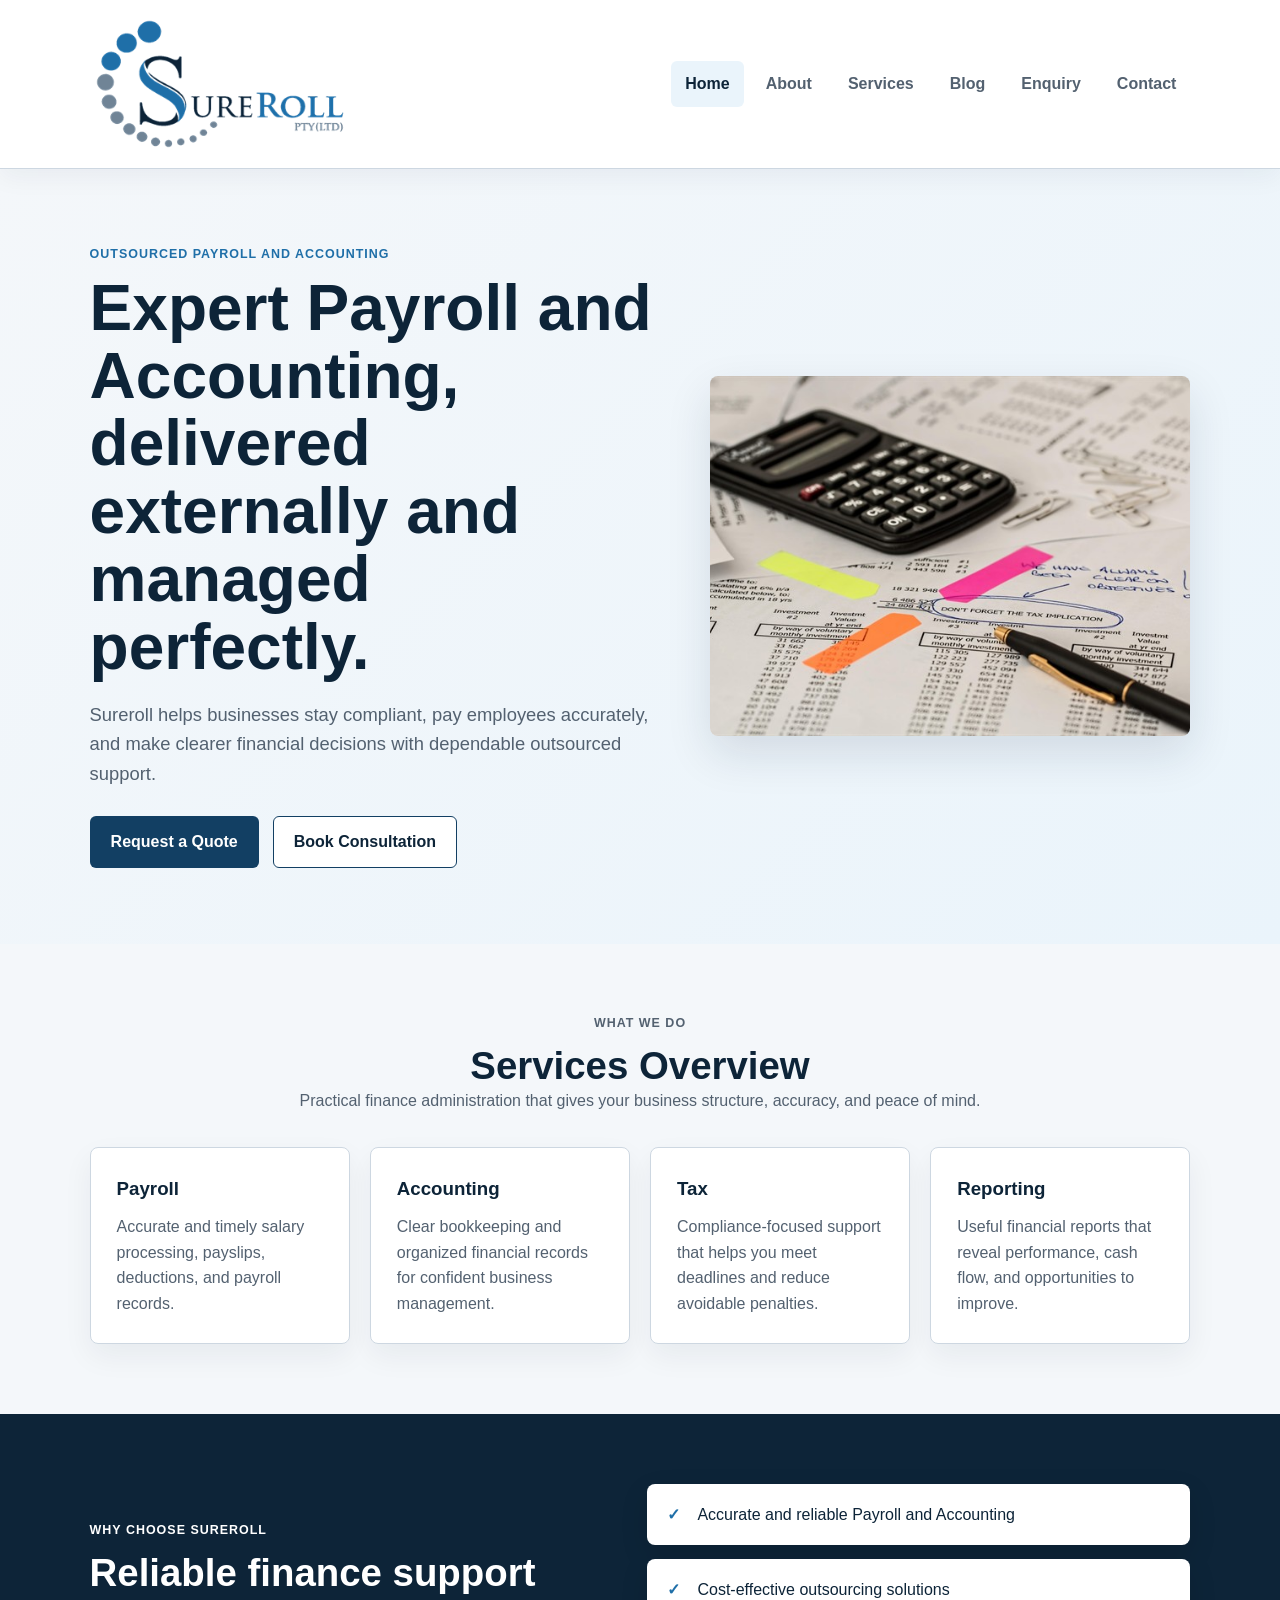
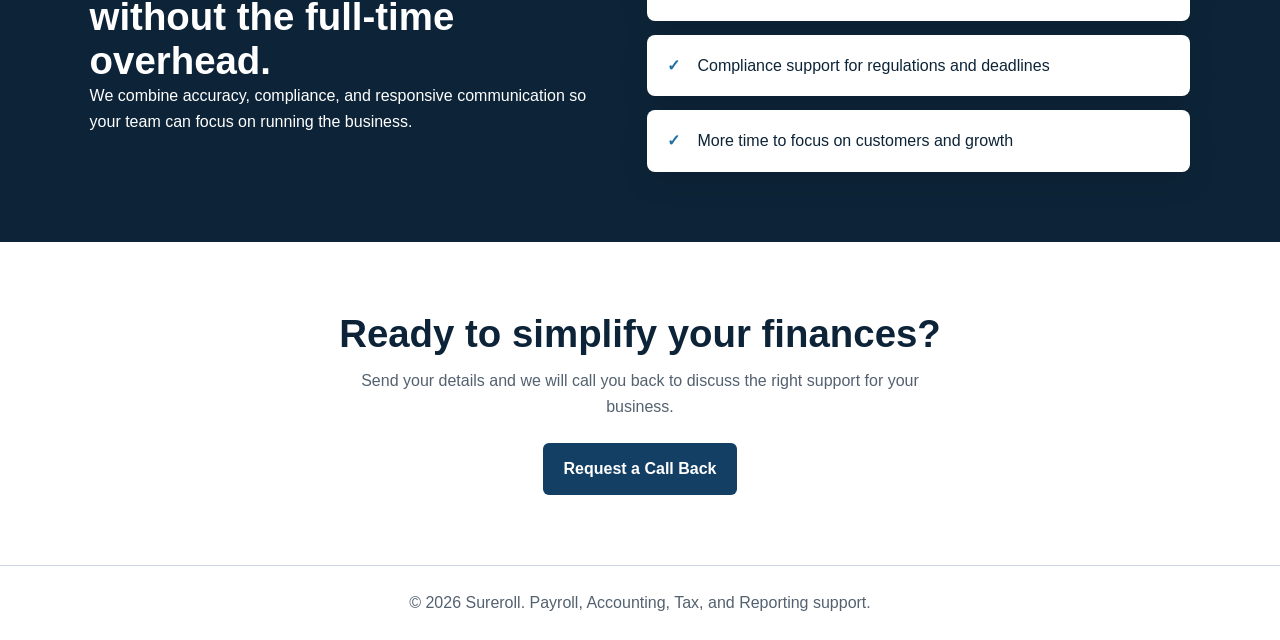
<file: index.html>
﻿<!DOCTYPE html>
<html lang="en">
<head>
    <meta charset="UTF-8">
    <meta name="viewport" content="width=device-width, initial-scale=1.0">
    <meta name="description" content="Sureroll provides outsourced payroll, accounting, tax, and financial reporting services for businesses in South Africa.">
    <meta name="keywords" content="Sureroll, payroll services, accounting services, tax compliance, financial reporting, outsourced finance">
    <title>Sureroll | Payroll and Accounting Services</title>
    <link rel="canonical" href="https://phumzile77.github.io/sureroll/index.html">
    <link rel="stylesheet" href="css/style.css">
</head>
<body class="page-home">
    <header class="site-header">
        <a class="brand" href="index.html" aria-label="Sureroll home">
            <img src="img/Logo2-blue.png" srcset="img/Logo2-blue-320.png 320w, img/Logo2-blue.png 995w" sizes="(max-width: 620px) 210px, 260px" alt="Sureroll logo">
        </a>
        <nav class="main-nav" aria-label="Main navigation">
            <a href="index.html" class="active">Home</a>
            <a href="about.html">About</a>
            <a href="services.html">Services</a>
            <a href="blog.html">Blog</a>
            <a href="enquiry.html">Enquiry</a>
            <a href="contact.html">Contact</a>
        </nav>
    </header>

    <main>
        <section class="hero">
            <div class="hero-content">
                <p class="eyebrow">Outsourced Payroll and Accounting</p>
                <h1>Expert Payroll and Accounting, delivered externally and managed perfectly.</h1>
                <p class="lead">Sureroll helps businesses stay compliant, pay employees accurately, and make clearer financial decisions with dependable outsourced support.</p>
                <div class="button-row">
                    <a class="btn btn-primary" href="enquiry.html">Request a Quote</a>
                    <a class="btn btn-secondary" href="contact.html">Book Consultation</a>
                </div>
            </div>
            <div class="hero-image">
                <img src="img/Accounting3.jpg" srcset="img/Accounting3-640.jpg 640w, img/Accounting3-1000.jpg 1000w, img/Accounting3.jpg 1200w" sizes="(max-width: 980px) 86vw, 38vw" alt="Accounting professional reviewing business documents">
            </div>
        </section>

        <section class="section section-light">
            <div class="section-heading">
                <p class="eyebrow">What we do</p>
                <h2>Services Overview</h2>
                <p>Practical finance administration that gives your business structure, accuracy, and peace of mind.</p>
            </div>
            <div class="card-grid four-columns">
                <article class="service-card">
                    <h3>Payroll</h3>
                    <p>Accurate and timely salary processing, payslips, deductions, and payroll records.</p>
                </article>
                <article class="service-card">
                    <h3>Accounting</h3>
                    <p>Clear bookkeeping and organized financial records for confident business management.</p>
                </article>
                <article class="service-card">
                    <h3>Tax</h3>
                    <p>Compliance-focused support that helps you meet deadlines and reduce avoidable penalties.</p>
                </article>
                <article class="service-card">
                    <h3>Reporting</h3>
                    <p>Useful financial reports that reveal performance, cash flow, and opportunities to improve.</p>
                </article>
            </div>
        </section>

        <section class="split-section">
            <div>
                <p class="eyebrow">Why choose Sureroll</p>
                <h2>Reliable finance support without the full-time overhead.</h2>
                <p>We combine accuracy, compliance, and responsive communication so your team can focus on running the business.</p>
            </div>
            <ul class="check-list">
                <li>Accurate and reliable Payroll and Accounting</li>
                <li>Cost-effective outsourcing solutions</li>
                <li>Compliance support for regulations and deadlines</li>
                <li>More time to focus on customers and growth</li>
            </ul>
        </section>

        <section class="cta-section">
            <h2>Ready to simplify your finances?</h2>
            <p>Send your details and we will call you back to discuss the right support for your business.</p>
            <a class="btn btn-primary" href="enquiry.html">Request a Call Back</a>
        </section>
    </main>

    <footer class="site-footer">
        <p>&copy; 2026 Sureroll. Payroll, Accounting, Tax, and Reporting support.</p>
    </footer>
    <script src="js/script.js"></script>
</body>
</html>
</file>
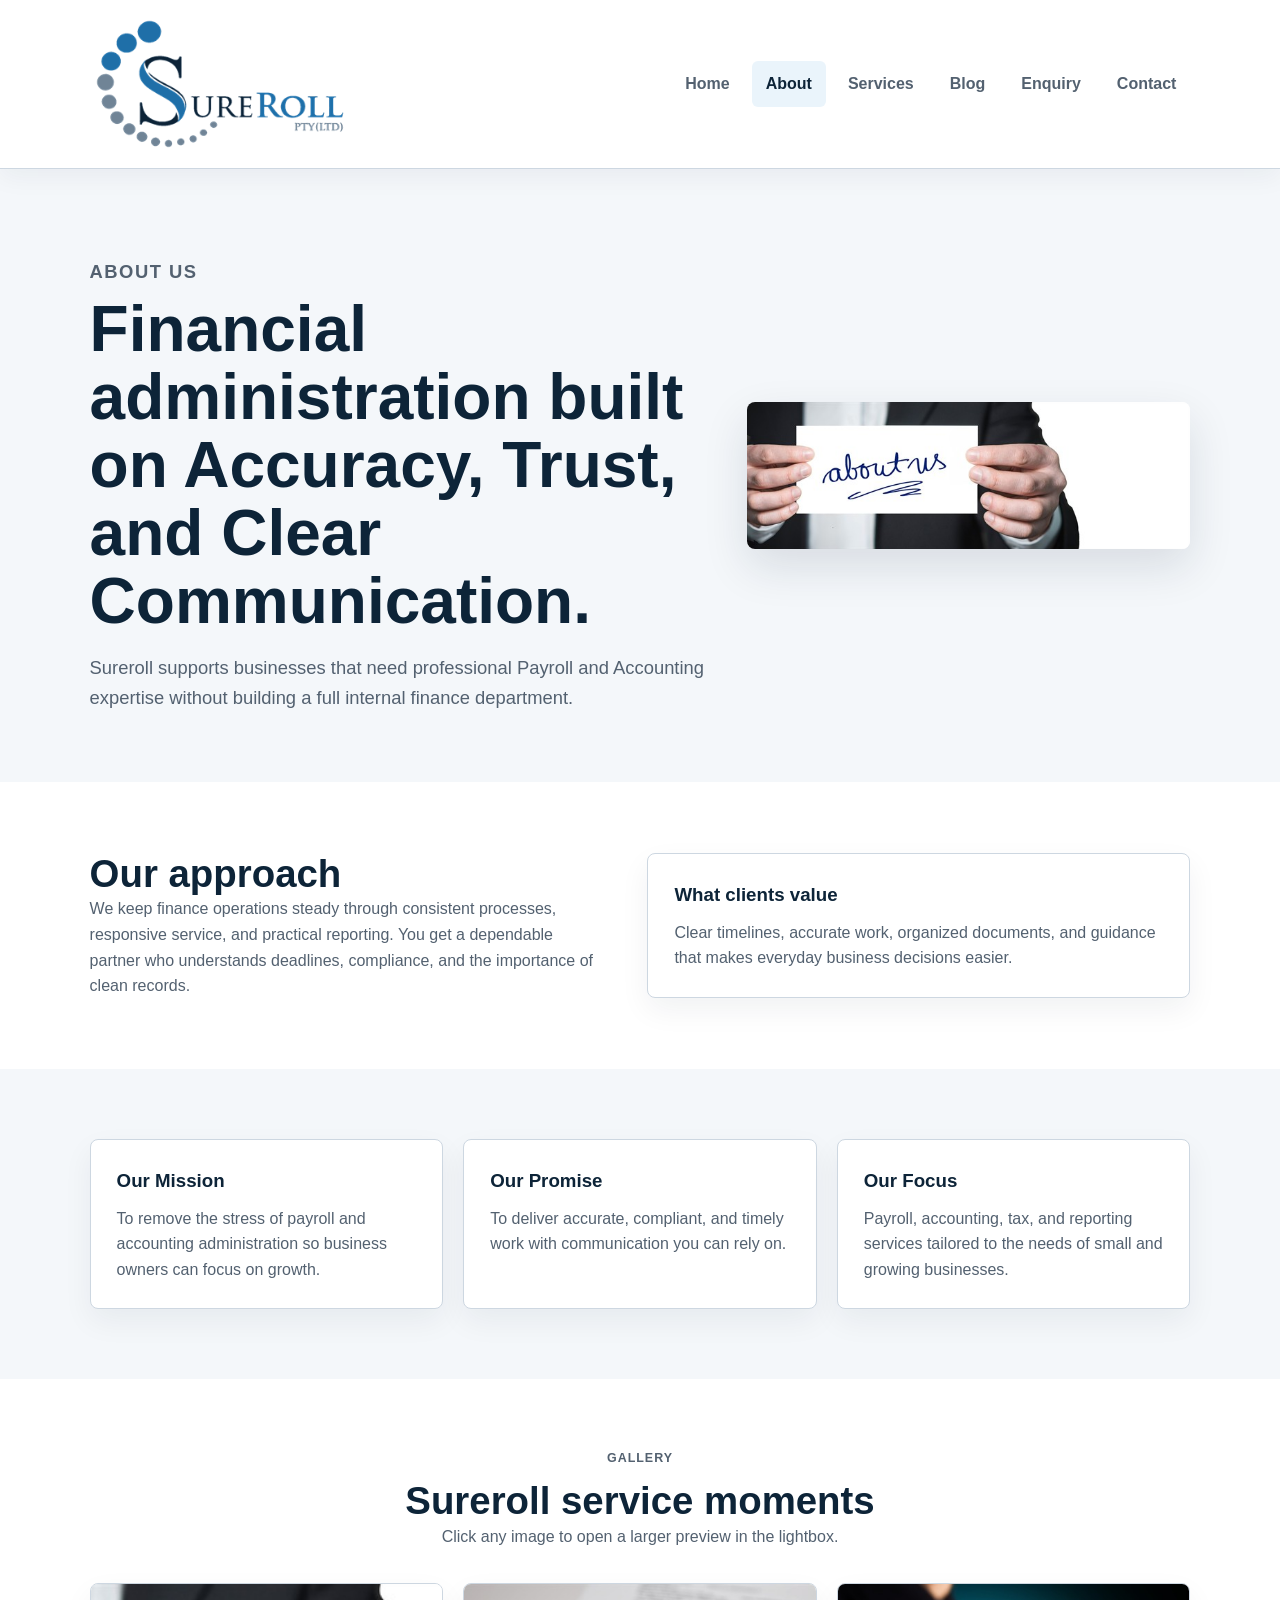
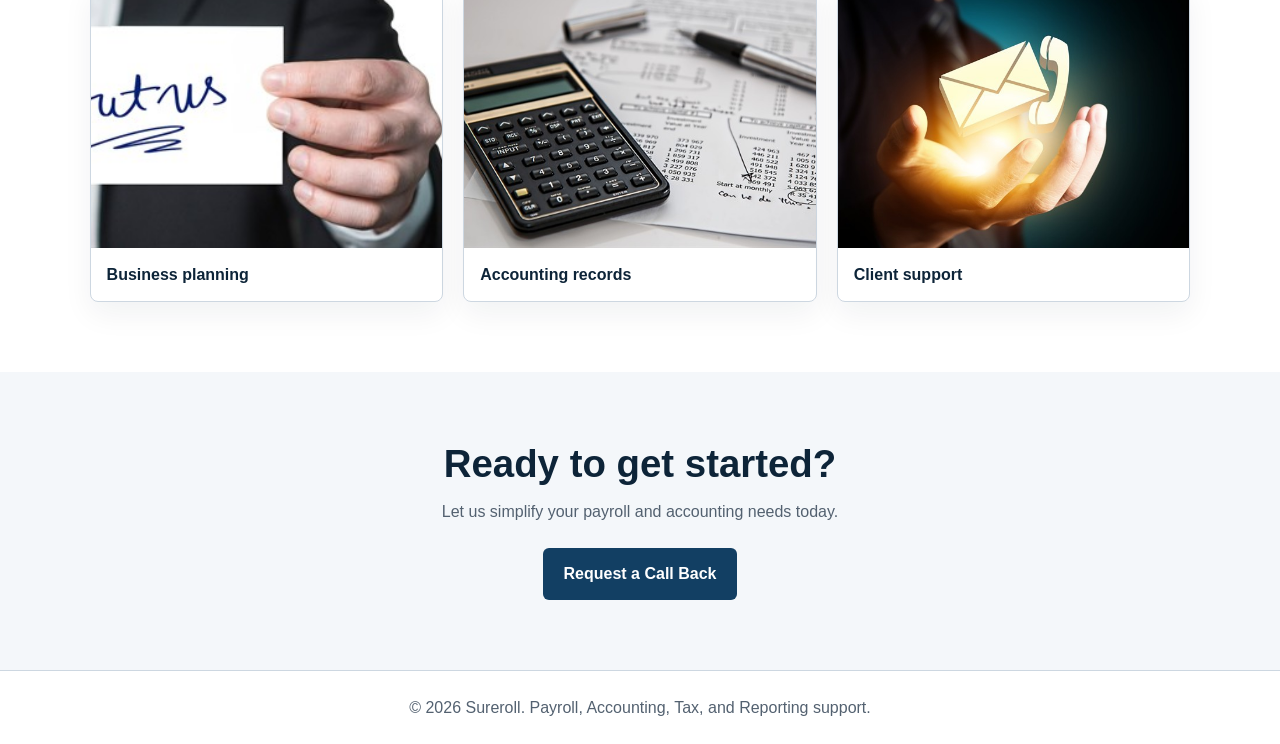
<file: about.html>
﻿<!DOCTYPE html>
<html lang="en">
<head>
    <meta charset="UTF-8">
    <meta name="viewport" content="width=device-width, initial-scale=1.0">
    <meta name="description" content="Learn about Sureroll, a professional financial services company offering payroll, accounting, tax, and reporting support.">
    <meta name="keywords" content="about Sureroll, payroll experts, accounting support, financial services company">
    <title>About Sureroll | Payroll and Accounting Experts</title>
    <link rel="canonical" href="https://phumzile77.github.io/sureroll/about.html">
    <link rel="stylesheet" href="css/style.css">
</head>
<body>
    <header class="site-header">
        <a class="brand" href="index.html" aria-label="Sureroll home">
            <img src="img/Logo2-blue.png" srcset="img/Logo2-blue-320.png 320w, img/Logo2-blue.png 995w" sizes="(max-width: 620px) 210px, 260px" alt="Sureroll logo">
        </a>
        <nav class="main-nav" aria-label="Main navigation">
            <a href="index.html">Home</a>
            <a href="about.html" class="active">About</a>
            <a href="services.html">Services</a>
            <a href="blog.html">Blog</a>
            <a href="enquiry.html">Enquiry</a>
            <a href="contact.html">Contact</a>
        </nav>
    </header>

    <main>
        <section class="page-hero image-page-hero">
            <div>
                <p class="eyebrow">About us</p>
                <h1>Financial administration built on Accuracy, Trust, and Clear Communication.</h1>
                <p>Sureroll supports businesses that need professional Payroll and Accounting expertise without building a full internal finance department.</p>
            </div>
            <img class="full-image" src="img/AboutUs.jpg" srcset="img/AboutUs-640.jpg 640w, img/AboutUs-1000.jpg 1000w, img/AboutUs.jpg 1200w" sizes="(max-width: 980px) 86vw, 34vw" alt="Business team discussing financial planning">
        </section>

        <section class="split-section white-bg">
            <div>
                <h2>Our approach</h2>
                <p>We keep finance operations steady through consistent processes, responsive service, and practical reporting. You get a dependable partner who understands deadlines, compliance, and the importance of clean records.</p>
            </div>
            <div class="info-panel">
                <h3>What clients value</h3>
                <p>Clear timelines, accurate work, organized documents, and guidance that makes everyday business decisions easier.</p>
            </div>
        </section>

        <section class="section section-light">
            <div class="card-grid three-columns">
                <article class="service-card">
                    <h3>Our Mission</h3>
                    <p>To remove the stress of payroll and accounting administration so business owners can focus on growth.</p>
                </article>
                <article class="service-card">
                    <h3>Our Promise</h3>
                    <p>To deliver accurate, compliant, and timely work with communication you can rely on.</p>
                </article>
                <article class="service-card">
                    <h3>Our Focus</h3>
                    <p>Payroll, accounting, tax, and reporting services tailored to the needs of small and growing businesses.</p>
                </article>
            </div>
        </section>

        <section class="section gallery-section">
            <div class="section-heading">
                <p class="eyebrow">Gallery</p>
                <h2>Sureroll service moments</h2>
                <p>Click any image to open a larger preview in the lightbox.</p>
            </div>
            <div class="gallery-grid" aria-label="Sureroll image gallery">
                <figure>
                    <img src="img/AboutUs.jpg" srcset="img/AboutUs-640.jpg 640w, img/AboutUs-1000.jpg 1000w, img/AboutUs.jpg 1200w" sizes="(max-width: 620px) 100vw, 33vw" alt="Business team discussing financial planning">
                    <figcaption>Business planning</figcaption>
                </figure>
                <figure>
                    <img src="img/Accounting2.jpg" srcset="img/Accounting2-640.jpg 640w, img/Accounting2-1000.jpg 1000w, img/Accounting2.jpg 1200w" sizes="(max-width: 620px) 100vw, 33vw" alt="Accounting documents and calculator on a desk">
                    <figcaption>Accounting records</figcaption>
                </figure>
                <figure>
                    <img src="img/ContactUs.jpg" srcset="img/ContactUs-640.jpg 640w, img/ContactUs-1000.jpg 1000w, img/ContactUs.jpg 1200w" sizes="(max-width: 620px) 100vw, 33vw" alt="Customer support professional working at a laptop">
                    <figcaption>Client support</figcaption>
                </figure>
            </div>
        </section>

        <section class="cta-section compact">
            <h2>Ready to get started?</h2>
            <p>Let us simplify your payroll and accounting needs today.</p>
            <a class="btn btn-primary" href="enquiry.html">Request a Call Back</a>
        </section>
    </main>

    <footer class="site-footer">
        <p>&copy; 2026 Sureroll. Payroll, Accounting, Tax, and Reporting support.</p>
    </footer>
    <script src="js/script.js"></script>
</body>
</html>
</file>
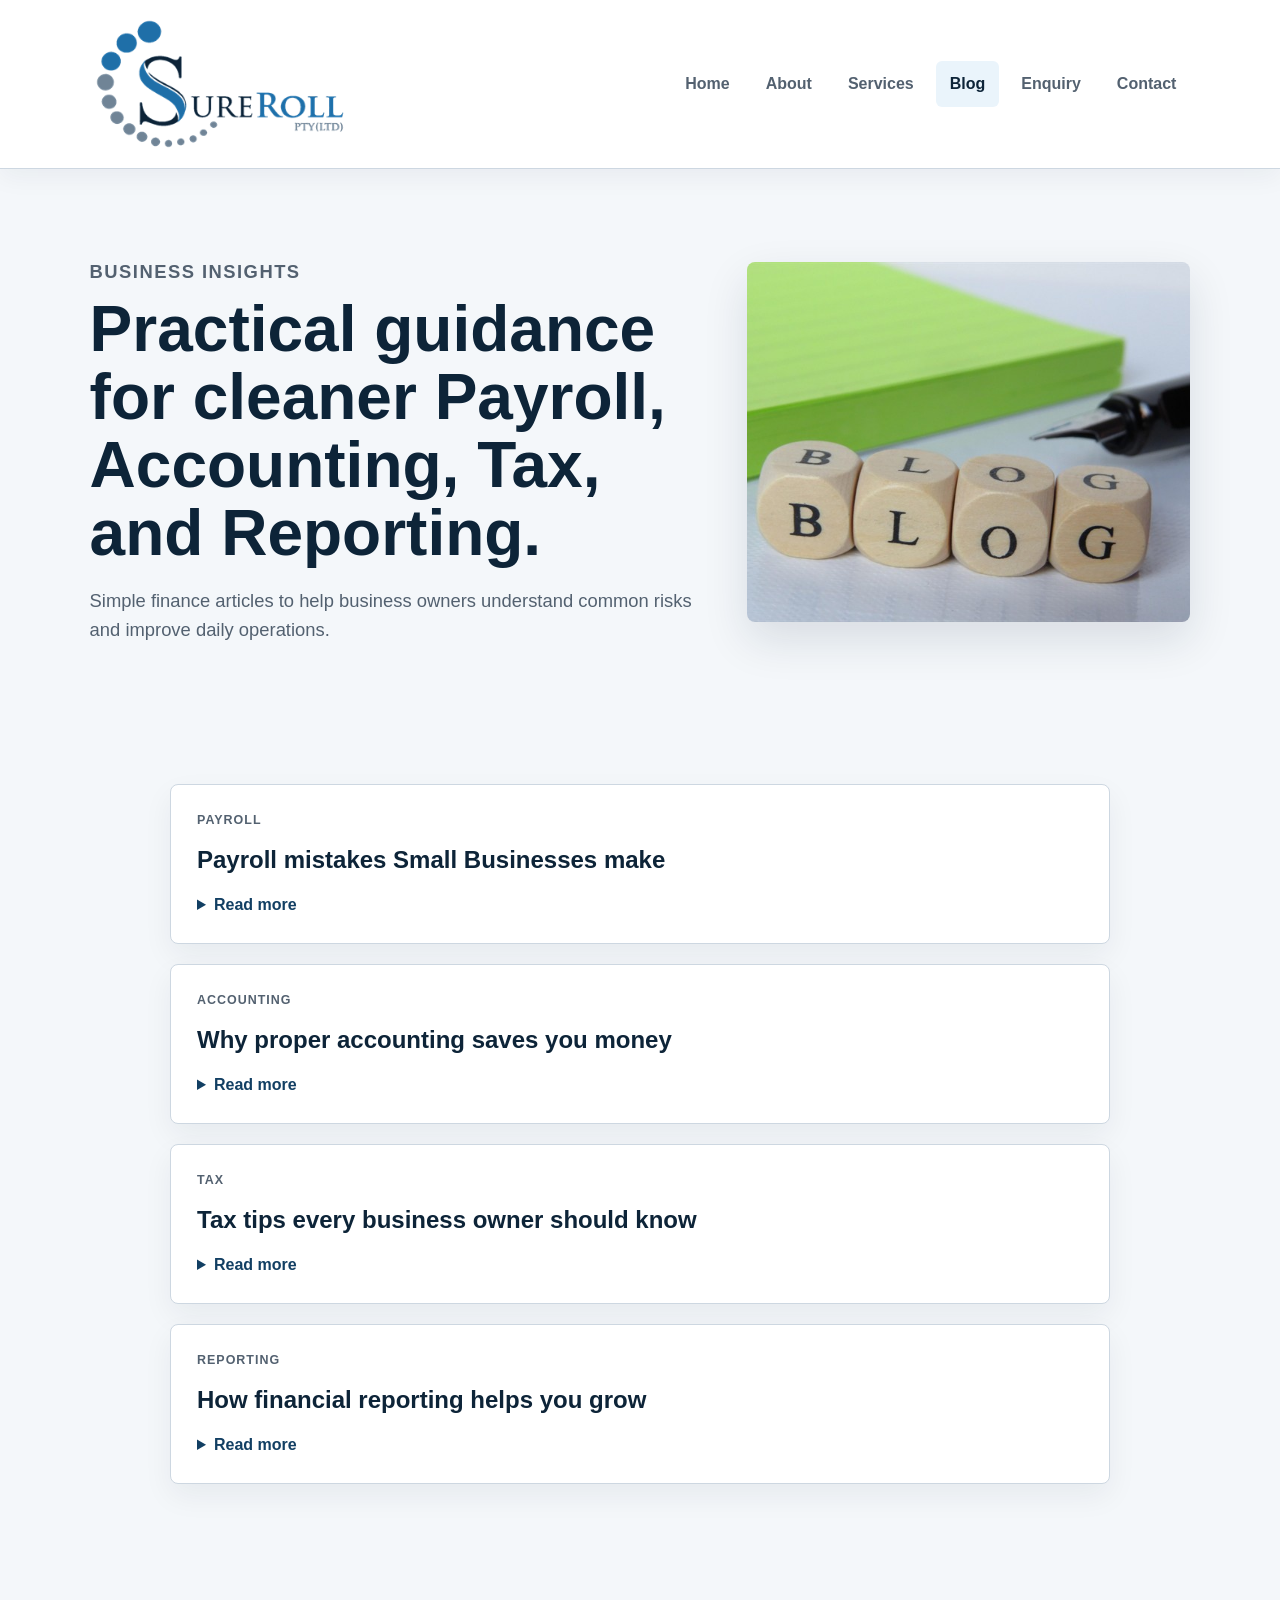
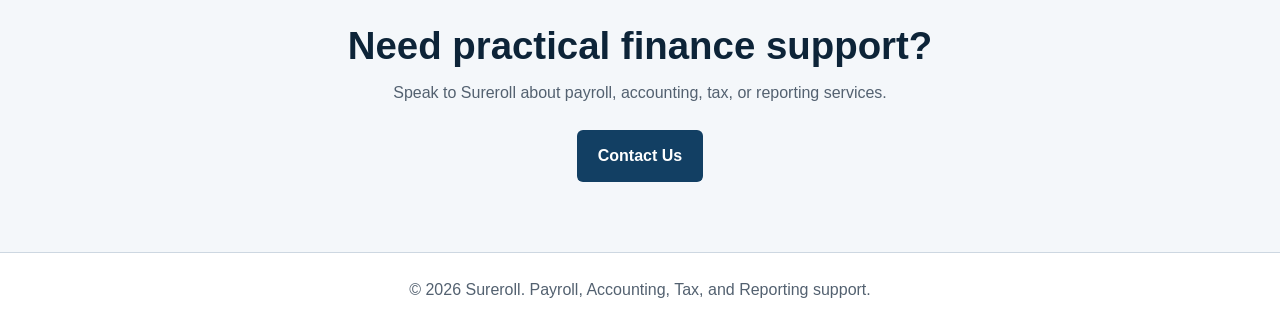
<file: blog.html>
﻿<!DOCTYPE html>
<html lang="en">
<head>
    <meta charset="UTF-8">
    <meta name="viewport" content="width=device-width, initial-scale=1.0">
    <meta name="description" content="Read Sureroll insights on payroll mistakes, accounting, tax tips, and financial reporting for business owners.">
    <meta name="keywords" content="payroll tips, accounting tips, tax tips, financial reporting, business finance blog">
    <title>Sureroll Blog | Payroll and Accounting Tips</title>
    <link rel="canonical" href="https://phumzile77.github.io/sureroll/blog.html">
    <link rel="stylesheet" href="css/style.css">
</head>
<body>
    <header class="site-header">
        <a class="brand" href="index.html" aria-label="Sureroll home">
            <img src="img/Logo2-blue.png" srcset="img/Logo2-blue-320.png 320w, img/Logo2-blue.png 995w" sizes="(max-width: 620px) 210px, 260px" alt="Sureroll logo">
        </a>
        <nav class="main-nav" aria-label="Main navigation">
            <a href="index.html">Home</a>
            <a href="about.html">About</a>
            <a href="services.html">Services</a>
            <a href="blog.html" class="active">Blog</a>
            <a href="enquiry.html">Enquiry</a>
            <a href="contact.html">Contact</a>
        </nav>
    </header>

    <main>
        <section class="page-hero image-page-hero">
            <div>
                <p class="eyebrow">Business insights</p>
                <h1>Practical guidance for cleaner Payroll, Accounting, Tax, and Reporting.</h1>
                <p>Simple finance articles to help business owners understand common risks and improve daily operations.</p>
            </div>
            <img src="img/Blog.jpg" srcset="img/Blog-640.jpg 640w, img/Blog-1000.jpg 1000w, img/Blog.jpg 1200w" sizes="(max-width: 980px) 86vw, 34vw" alt="Person writing business notes beside a laptop">
        </section>

        <section class="section section-light">
            <div class="blog-list">
                <article class="blog-post">
                    <p class="eyebrow">Payroll</p>
                    <h2>Payroll mistakes Small Businesses make</h2>
                    <details>
                        <summary>Read more</summary>
                        <p>Common payroll mistakes include classifying workers incorrectly, missing payment deadlines, keeping poor records, applying incorrect tax deductions, and failing to update employee information when details change. These mistakes can create compliance issues, salary disputes, and avoidable penalties.</p>
                    </details>
                </article>

                <article class="blog-post">
                    <p class="eyebrow">Accounting</p>
                    <h2>Why proper accounting saves you money</h2>
                    <details>
                        <summary>Read more</summary>
                        <p>Accurate bookkeeping reduces errors in financial records and tax submissions. It improves cash flow visibility, helps you claim eligible deductions, supports better decisions, and makes it easier to identify irregular or suspicious activity early.</p>
                    </details>
                </article>

                <article class="blog-post">
                    <p class="eyebrow">Tax</p>
                    <h2>Tax tips every business owner should know</h2>
                    <details>
                        <summary>Read more</summary>
                        <p>Keep accurate records, understand which expenses can be claimed, separate business and personal finances, file before deadlines, and get professional support when tax requirements become complex.</p>
                    </details>
                </article>

                <article class="blog-post">
                    <p class="eyebrow">Reporting</p>
                    <h2>How financial reporting helps you grow</h2>
                    <details>
                        <summary>Read more</summary>
                        <p>Financial reports show profit, loss, cash flow, and spending trends. They support better decisions on pricing, hiring, investment, and cost control while building confidence with stakeholders.</p>
                    </details>
                </article>
            </div>
        </section>

        <section class="cta-section compact">
            <h2>Need practical finance support?</h2>
            <p>Speak to Sureroll about payroll, accounting, tax, or reporting services.</p>
            <a class="btn btn-primary" href="contact.html">Contact Us</a>
        </section>
    </main>

    <footer class="site-footer">
        <p>&copy; 2026 Sureroll. Payroll, Accounting, Tax, and Reporting support.</p>
    </footer>
    <script src="js/script.js"></script>
</body>
</html>
</file>
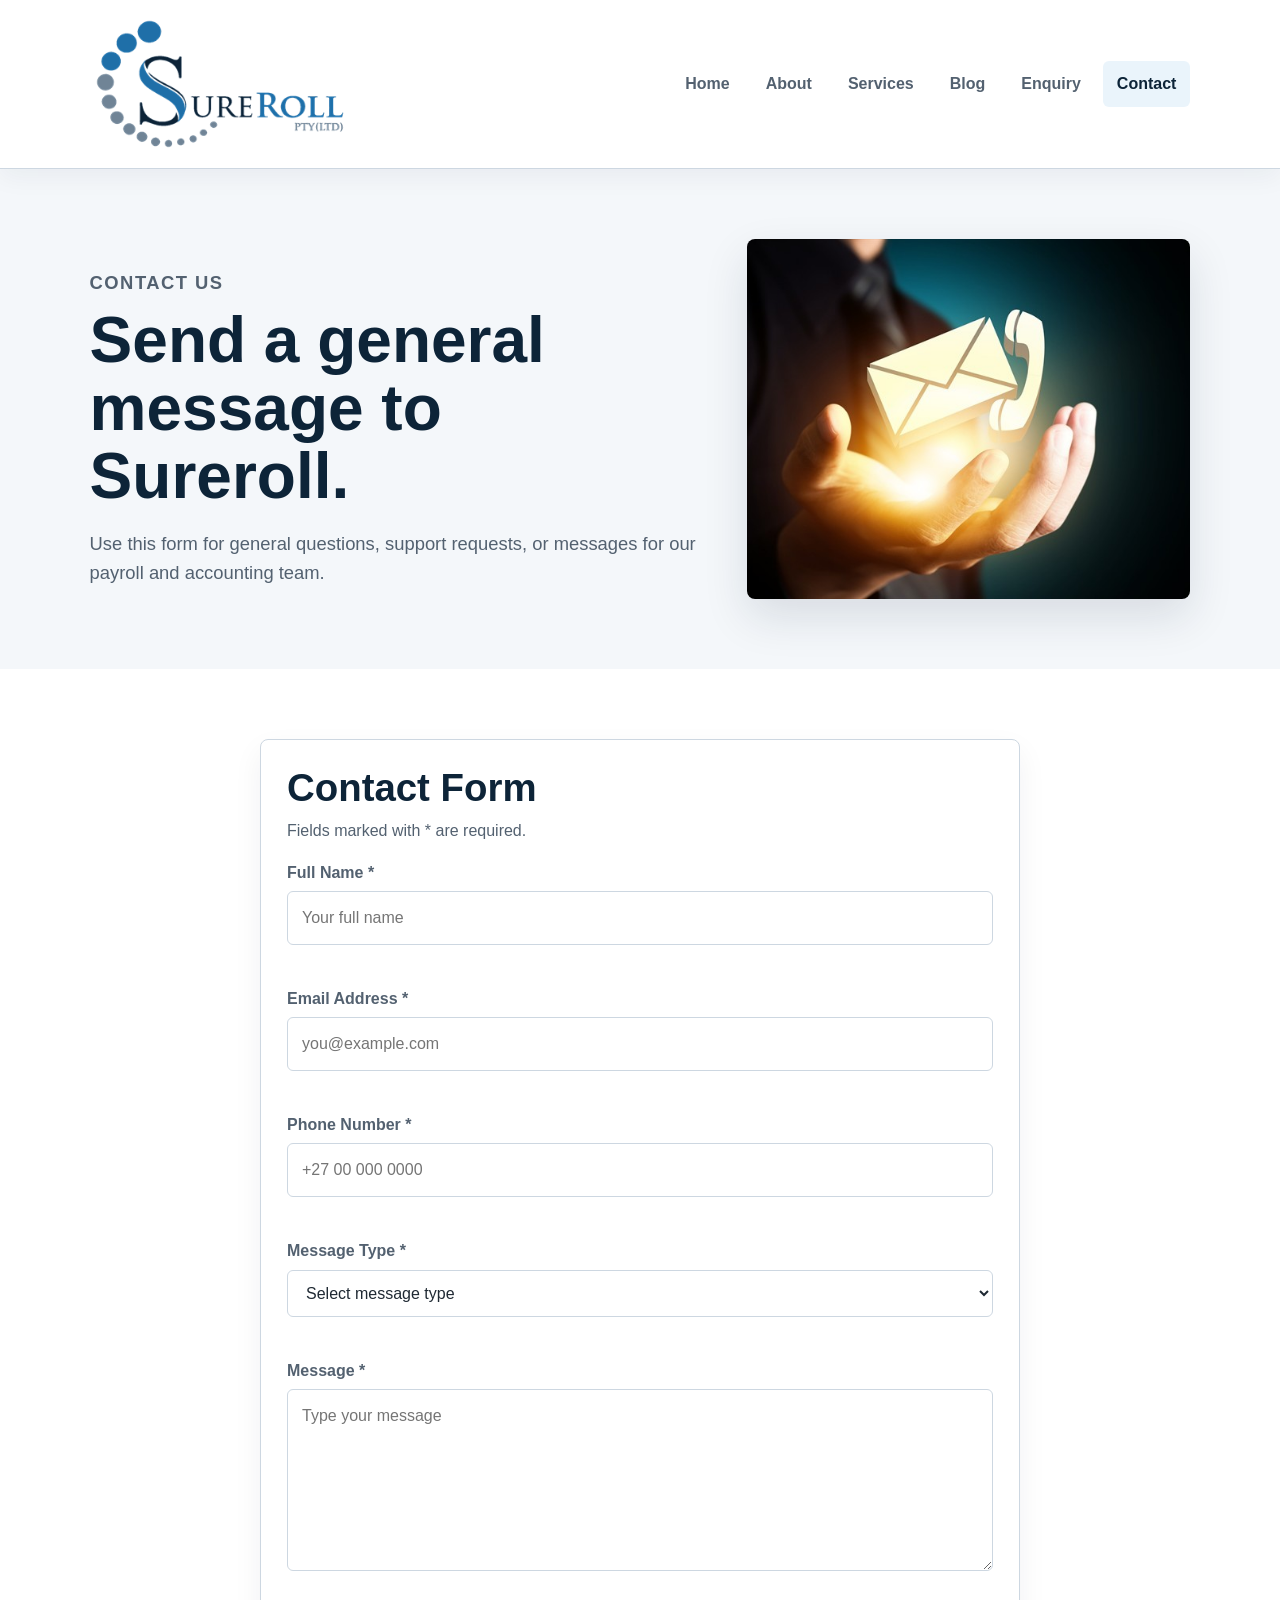
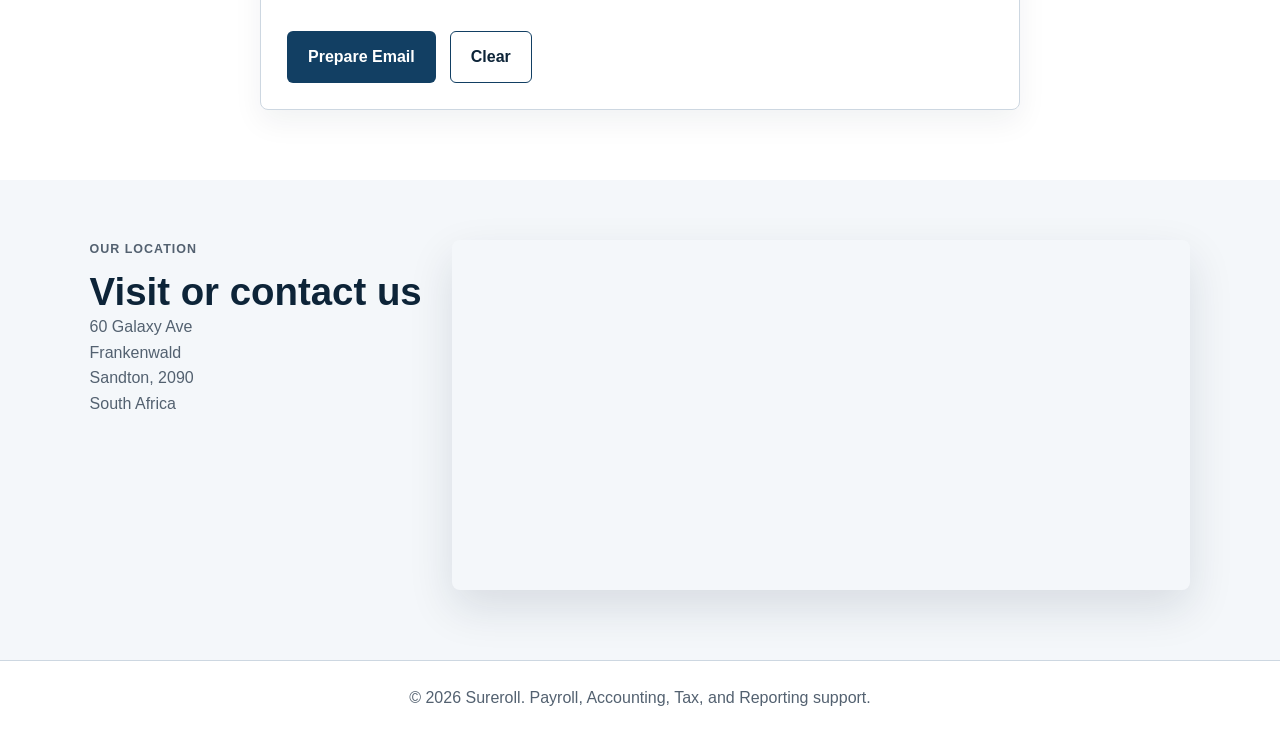
<file: contact.html>
﻿<!DOCTYPE html>
<html lang="en">
<head>
    <meta charset="UTF-8">
    <meta name="viewport" content="width=device-width, initial-scale=1.0">
    <meta name="description" content="Contact Sureroll for payroll, accounting, tax, and reporting support in Sandton, South Africa.">
    <meta name="keywords" content="Sureroll contact, payroll support Sandton, accounting services, tax support, financial reporting">
    <title>Contact Sureroll | Payroll and Accounting Support</title>
    <link rel="canonical" href="https://phumzile77.github.io/sureroll/contact.html">
    <link rel="stylesheet" href="css/style.css">
</head>
<body>
    <header class="site-header">
        <a class="brand" href="index.html" aria-label="Sureroll home">
            <img src="img/Logo2-blue.png" srcset="img/Logo2-blue-320.png 320w, img/Logo2-blue.png 995w" sizes="(max-width: 620px) 210px, 260px" alt="Sureroll logo">
        </a>
        <nav class="main-nav" aria-label="Main navigation">
            <a href="index.html">Home</a>
            <a href="about.html">About</a>
            <a href="services.html">Services</a>
            <a href="blog.html">Blog</a>
            <a href="enquiry.html">Enquiry</a>
            <a href="contact.html" class="active">Contact</a>
        </nav>
    </header>

    <main>
        <section class="page-hero image-page-hero">
            <div>
                <p class="eyebrow">Contact us</p>
                <h1>Send a general message to Sureroll.</h1>
                <p>Use this form for general questions, support requests, or messages for our payroll and accounting team.</p>
            </div>
            <img src="img/ContactUs.jpg" srcset="img/ContactUs-640.jpg 640w, img/ContactUs-1000.jpg 1000w, img/ContactUs.jpg 1200w" sizes="(max-width: 980px) 86vw, 34vw" alt="Customer support professional working at a laptop">
        </section>

        <section class="contact-section single-form-section">
            <form class="form-card js-validate-form" id="contact-form" action="mailto:hello@sureroll.co.za" method="post" enctype="text/plain" data-form-type="contact" novalidate>
                <h2>Contact Form</h2>
                <p class="form-intro">Fields marked with * are required.</p>

                <label for="contact-name">Full Name *</label>
                <input id="contact-name" name="Full Name" type="text" placeholder="Your full name" minlength="2" required>
                <small class="error-message" data-error-for="contact-name"></small>

                <label for="contact-email">Email Address *</label>
                <input id="contact-email" name="Email Address" type="email" placeholder="you@example.com" required>
                <small class="error-message" data-error-for="contact-email"></small>

                <label for="contact-phone">Phone Number *</label>
                <input id="contact-phone" name="Phone Number" type="tel" placeholder="+27 00 000 0000" pattern="^(\+27|0)[0-9\s-]{9,}$" required>
                <small class="error-message" data-error-for="contact-phone"></small>

                <label for="contact-type">Message Type *</label>
                <select id="contact-type" name="Message Type" required>
                    <option value="">Select message type</option>
                    <option>General Question</option>
                    <option>Support Request</option>
                    <option>Follow Up</option>
                    <option>Other</option>
                </select>
                <small class="error-message" data-error-for="contact-type"></small>

                <label for="contact-message">Message *</label>
                <textarea id="contact-message" name="Message" rows="6" placeholder="Type your message" minlength="10" required></textarea>
                <small class="error-message" data-error-for="contact-message"></small>

                <div class="button-row">
                    <button class="btn btn-primary" type="submit">Prepare Email</button>
                    <button class="btn btn-secondary" type="reset">Clear</button>
                </div>
                <p class="form-response" aria-live="polite"></p>
            </form>
        </section>

        <section class="location-section">
            <div>
                <p class="eyebrow">Our location</p>
                <h2>Visit or contact us</h2>
                <p>60 Galaxy Ave<br>Frankenwald<br>Sandton, 2090<br>South Africa</p>
            </div>
            <iframe title="Sureroll location map" src="https://www.google.com/maps?q=60+Galaxy+Ave,+Frankenwald,+Sandton,+2090&output=embed" loading="lazy"></iframe>
        </section>
    </main>

    <footer class="site-footer">
        <p>&copy; 2026 Sureroll. Payroll, Accounting, Tax, and Reporting support.</p>
    </footer>
    <script src="js/script.js"></script>
</body>
</html>
</file>
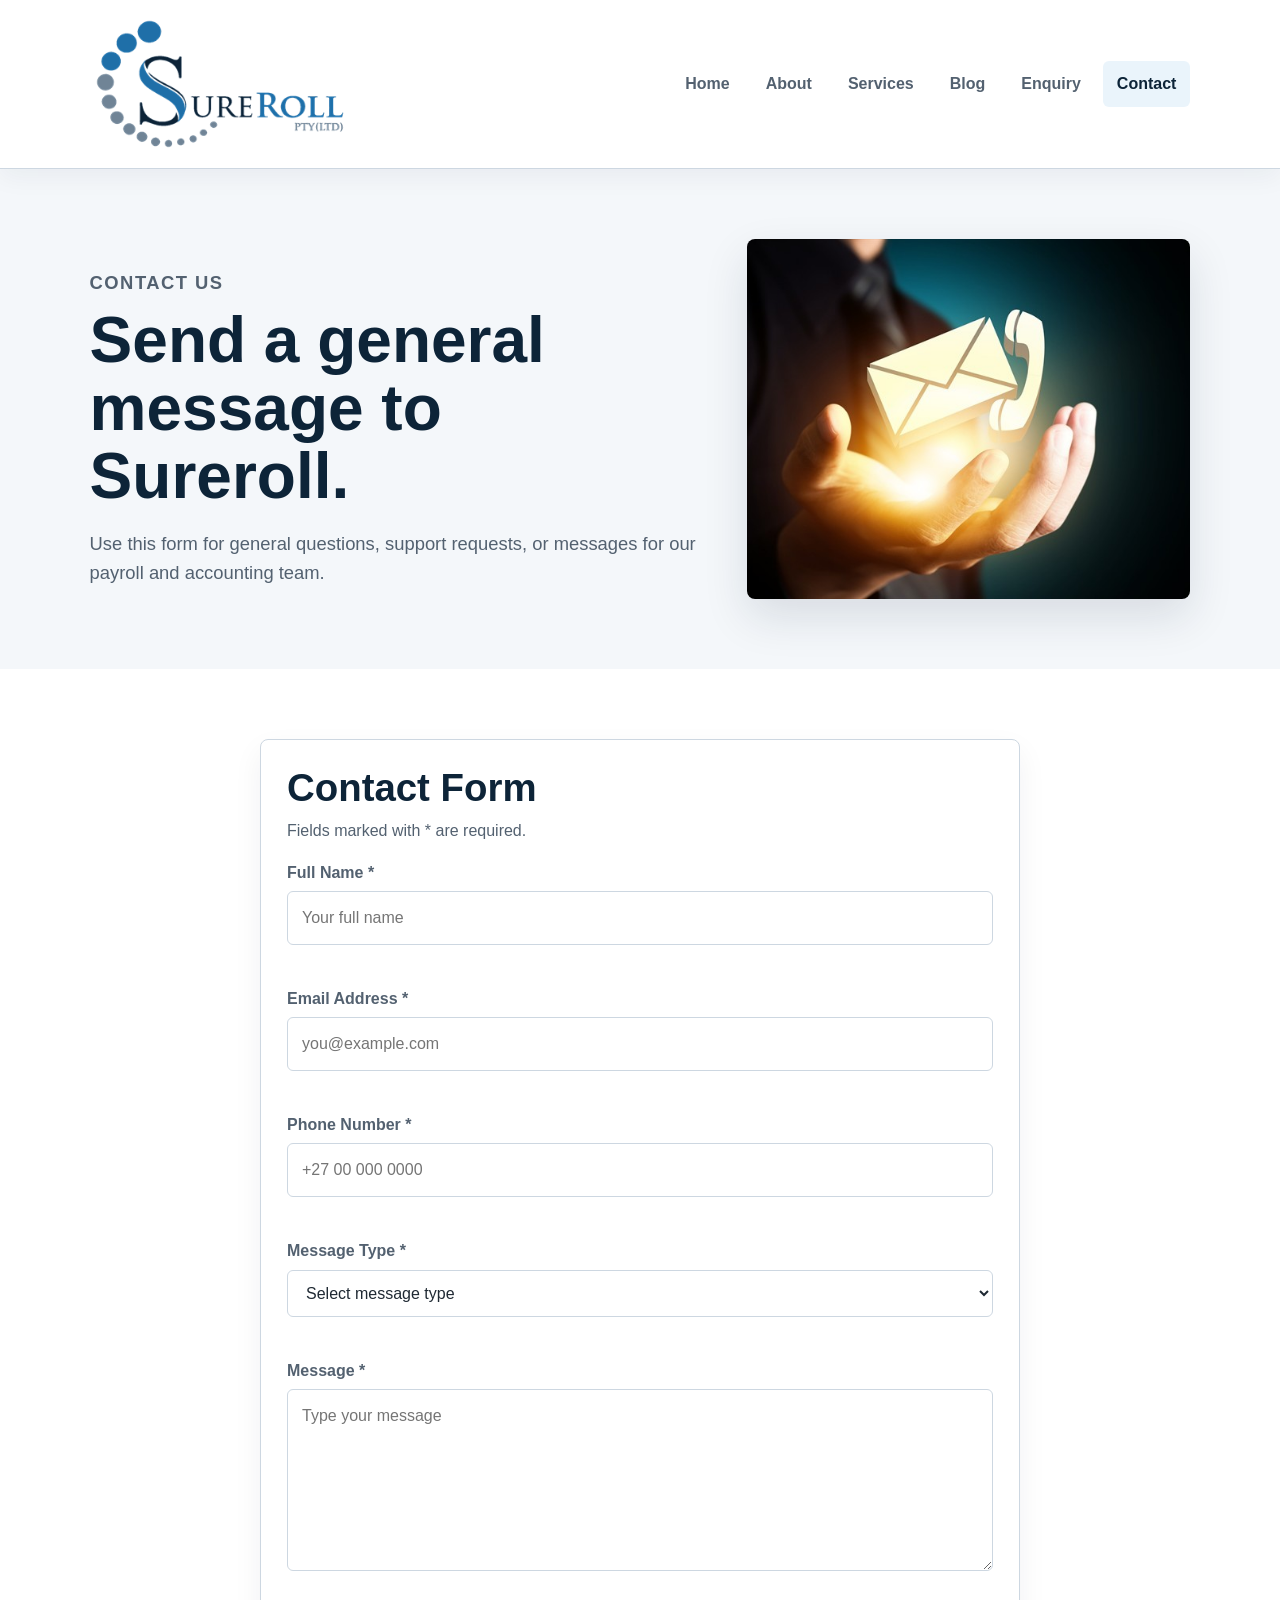
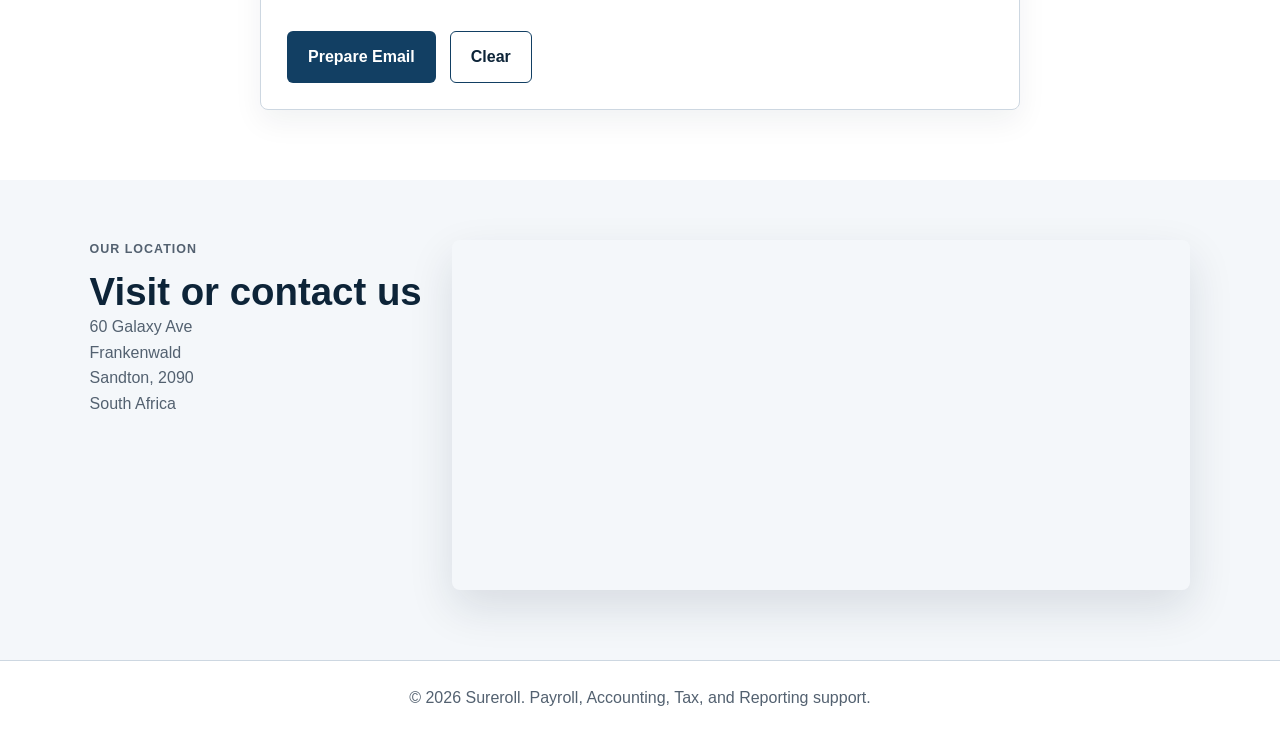
<file: contactus.html>
﻿<!DOCTYPE html>
<html lang="en">
<head>
    <meta charset="UTF-8">
    <meta name="viewport" content="width=device-width, initial-scale=1.0">
    <meta name="description" content="Redirect from the old Sureroll contact page to the updated contact form.">
    <meta http-equiv="refresh" content="0; url=contact.html">
    <meta name="robots" content="noindex">
    <title>Redirecting to Contact | Sureroll</title>
    <link rel="canonical" href="https://phumzile77.github.io/sureroll/contact.html">
    <link rel="stylesheet" href="css/style.css">
</head>
<body>
    <main class="cta-section">
        <h1>Redirecting to Contact</h1>
        <p>If you are not redirected automatically, use the button below.</p>
        <a class="btn btn-primary" href="contact.html">Open Contact Page</a>
    </main>
    <script src="js/script.js"></script>
</body>
</html>
</file>
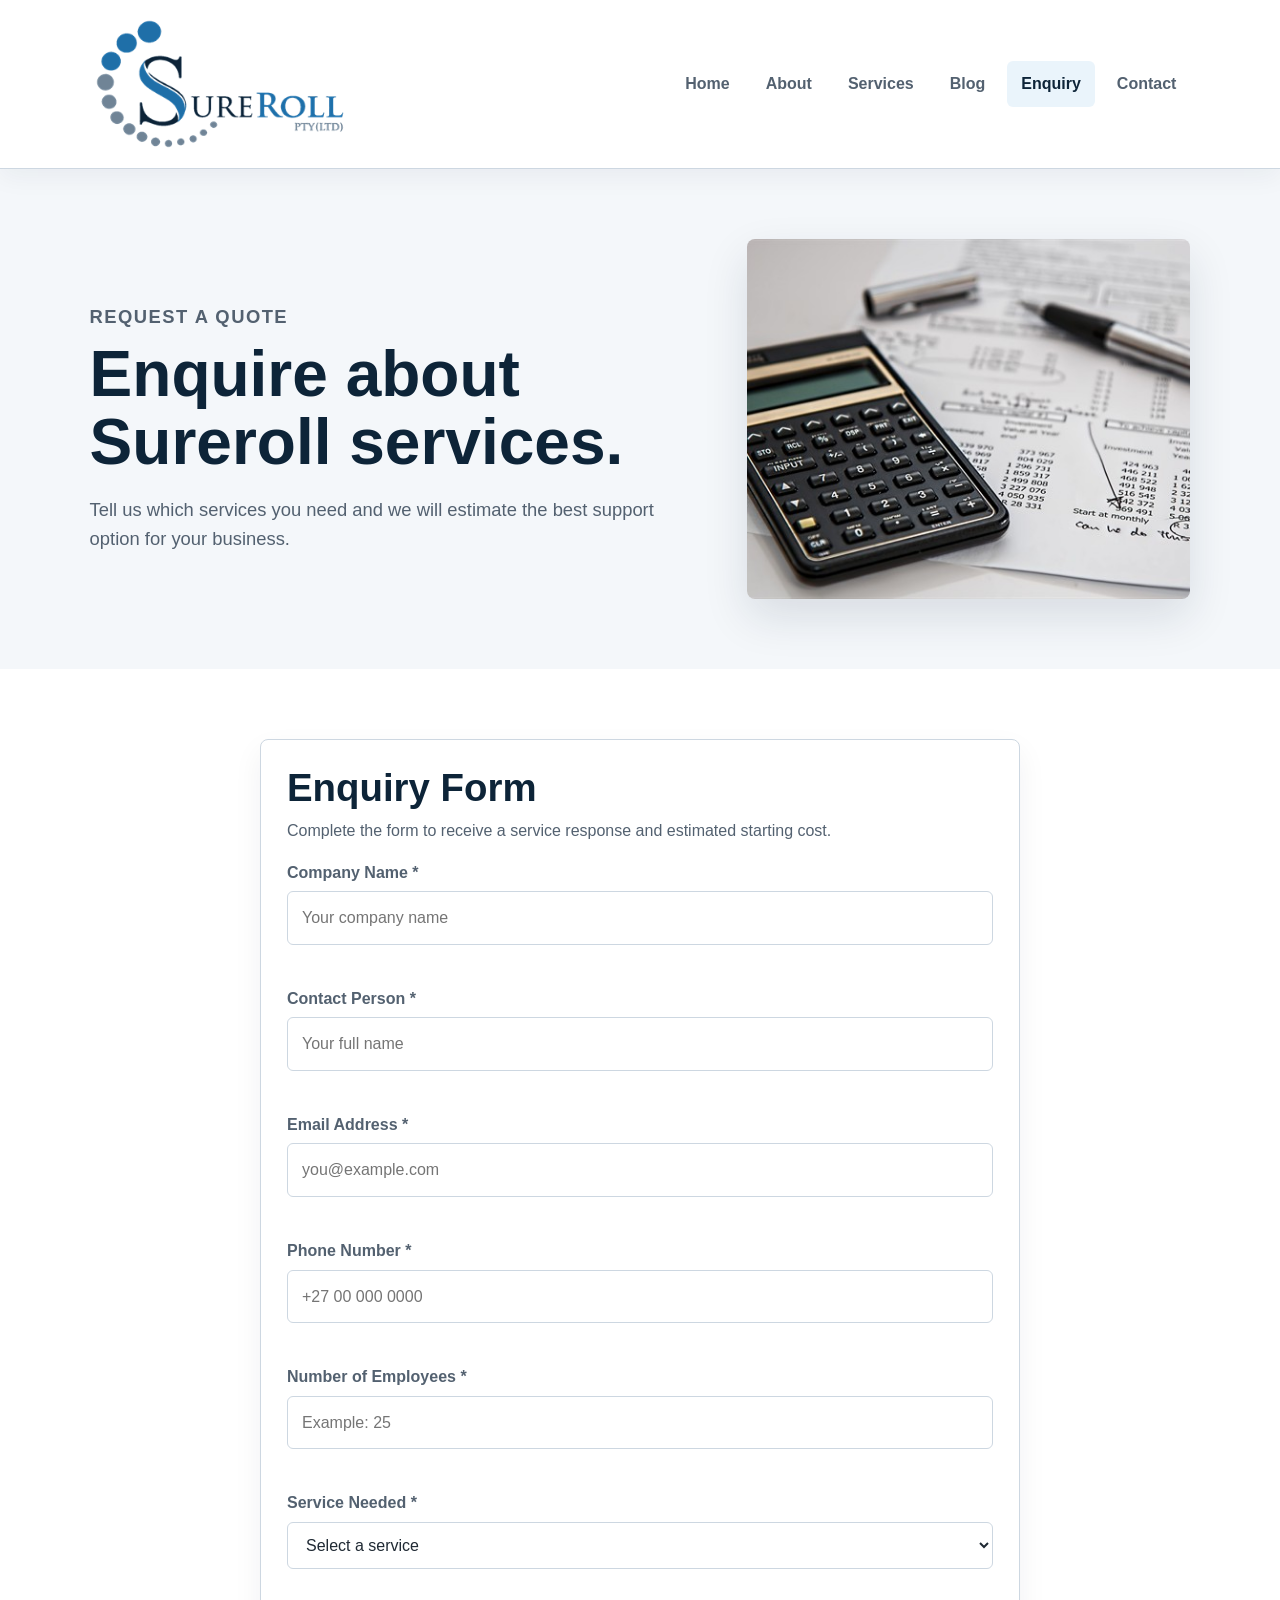
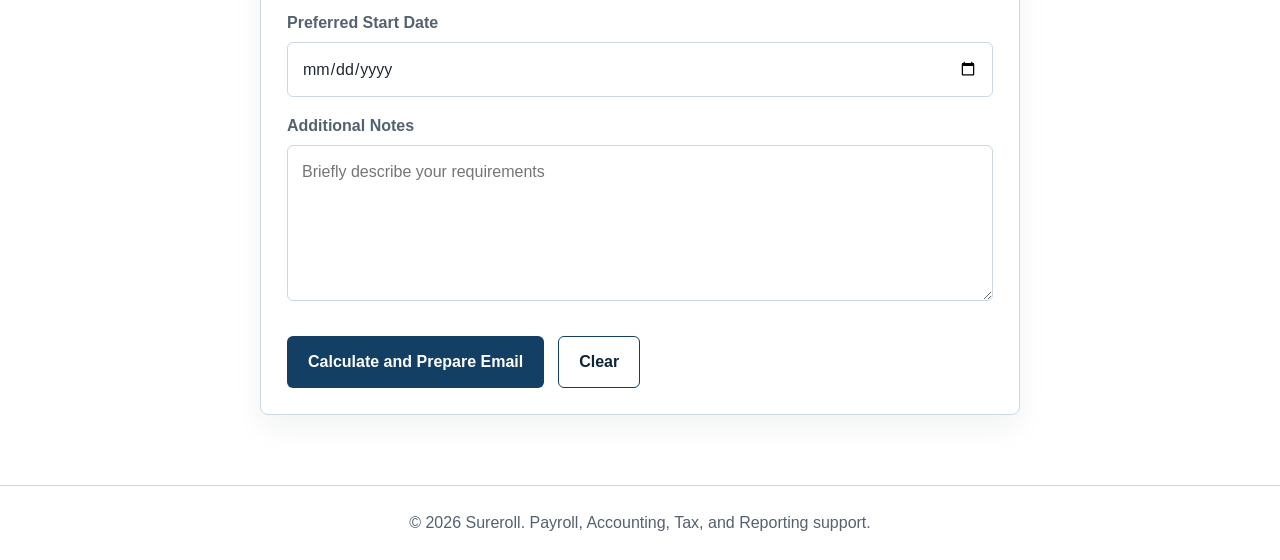
<file: enquiry.html>
﻿<!DOCTYPE html>
<html lang="en">
<head>
    <meta charset="UTF-8">
    <meta name="viewport" content="width=device-width, initial-scale=1.0">
    <meta name="description" content="Request a Sureroll quote for payroll, accounting, tax, HR administration, and reporting services.">
    <meta name="keywords" content="Sureroll enquiry, payroll quote, accounting quote, tax services, HR administration, reporting services">
    <title>Enquiry | Request a Sureroll Service Quote</title>
    <link rel="canonical" href="https://phumzile77.github.io/sureroll/enquiry.html">
    <link rel="stylesheet" href="css/style.css">
</head>
<body>
    <header class="site-header">
        <a class="brand" href="index.html" aria-label="Sureroll home">
            <img src="img/Logo2-blue.png" srcset="img/Logo2-blue-320.png 320w, img/Logo2-blue.png 995w" sizes="(max-width: 620px) 210px, 260px" alt="Sureroll logo">
        </a>
        <nav class="main-nav" aria-label="Main navigation">
            <a href="index.html">Home</a>
            <a href="about.html">About</a>
            <a href="services.html">Services</a>
            <a href="blog.html">Blog</a>
            <a href="enquiry.html" class="active">Enquiry</a>
            <a href="contact.html">Contact</a>
        </nav>
    </header>

    <main>
        <section class="page-hero image-page-hero">
            <div>
                <p class="eyebrow">Request a quote</p>
                <h1>Enquire about Sureroll services.</h1>
                <p>Tell us which services you need and we will estimate the best support option for your business.</p>
            </div>
            <img src="img/Accounting2.jpg" srcset="img/Accounting2-640.jpg 640w, img/Accounting2-1000.jpg 1000w, img/Accounting2.jpg 1200w" sizes="(max-width: 980px) 86vw, 34vw" alt="Accounting workspace with financial documents">
        </section>

        <section class="contact-section single-form-section">
            <form class="form-card js-validate-form" id="enquiry-form" action="mailto:hello@sureroll.co.za" method="post" enctype="text/plain" data-form-type="enquiry" novalidate>
                <h2>Enquiry Form</h2>
                <p class="form-intro">Complete the form to receive a service response and estimated starting cost.</p>

                <label for="company-name">Company Name *</label>
                <input id="company-name" name="Company Name" type="text" placeholder="Your company name" minlength="2" required>
                <small class="error-message" data-error-for="company-name"></small>

                <label for="enquiry-name">Contact Person *</label>
                <input id="enquiry-name" name="Contact Person" type="text" placeholder="Your full name" minlength="2" required>
                <small class="error-message" data-error-for="enquiry-name"></small>

                <label for="enquiry-email">Email Address *</label>
                <input id="enquiry-email" name="Email Address" type="email" placeholder="you@example.com" required>
                <small class="error-message" data-error-for="enquiry-email"></small>

                <label for="enquiry-phone">Phone Number *</label>
                <input id="enquiry-phone" name="Phone Number" type="tel" placeholder="+27 00 000 0000" pattern="^(\+27|0)[0-9\s-]{9,}$" required>
                <small class="error-message" data-error-for="enquiry-phone"></small>

                <label for="employee-count">Number of Employees *</label>
                <input id="employee-count" name="Number of Employees" type="number" min="1" max="5000" placeholder="Example: 25" required>
                <small class="error-message" data-error-for="employee-count"></small>

                <label for="service-needed">Service Needed *</label>
                <select id="service-needed" name="Service Needed" required>
                    <option value="">Select a service</option>
                    <option value="Payroll">Payroll</option>
                    <option value="Accounting">Accounting</option>
                    <option value="Tax">Tax</option>
                    <option value="Reporting">Reporting</option>
                    <option value="HR Management">HR Management</option>
                    <option value="Full Package">Full Package</option>
                </select>
                <small class="error-message" data-error-for="service-needed"></small>

                <label for="start-date">Preferred Start Date</label>
                <input id="start-date" name="Preferred Start Date" type="date">

                <label for="enquiry-notes">Additional Notes</label>
                <textarea id="enquiry-notes" name="Additional Notes" rows="5" placeholder="Briefly describe your requirements"></textarea>

                <div class="quote-result" id="quote-result" aria-live="polite"></div>

                <div class="button-row">
                    <button class="btn btn-primary" type="submit">Calculate and Prepare Email</button>
                    <button class="btn btn-secondary" type="reset">Clear</button>
                </div>
                <p class="form-response" aria-live="polite"></p>
            </form>
        </section>
    </main>

    <footer class="site-footer">
        <p>&copy; 2026 Sureroll. Payroll, Accounting, Tax, and Reporting support.</p>
    </footer>
    <script src="js/script.js"></script>
</body>
</html>
</file>
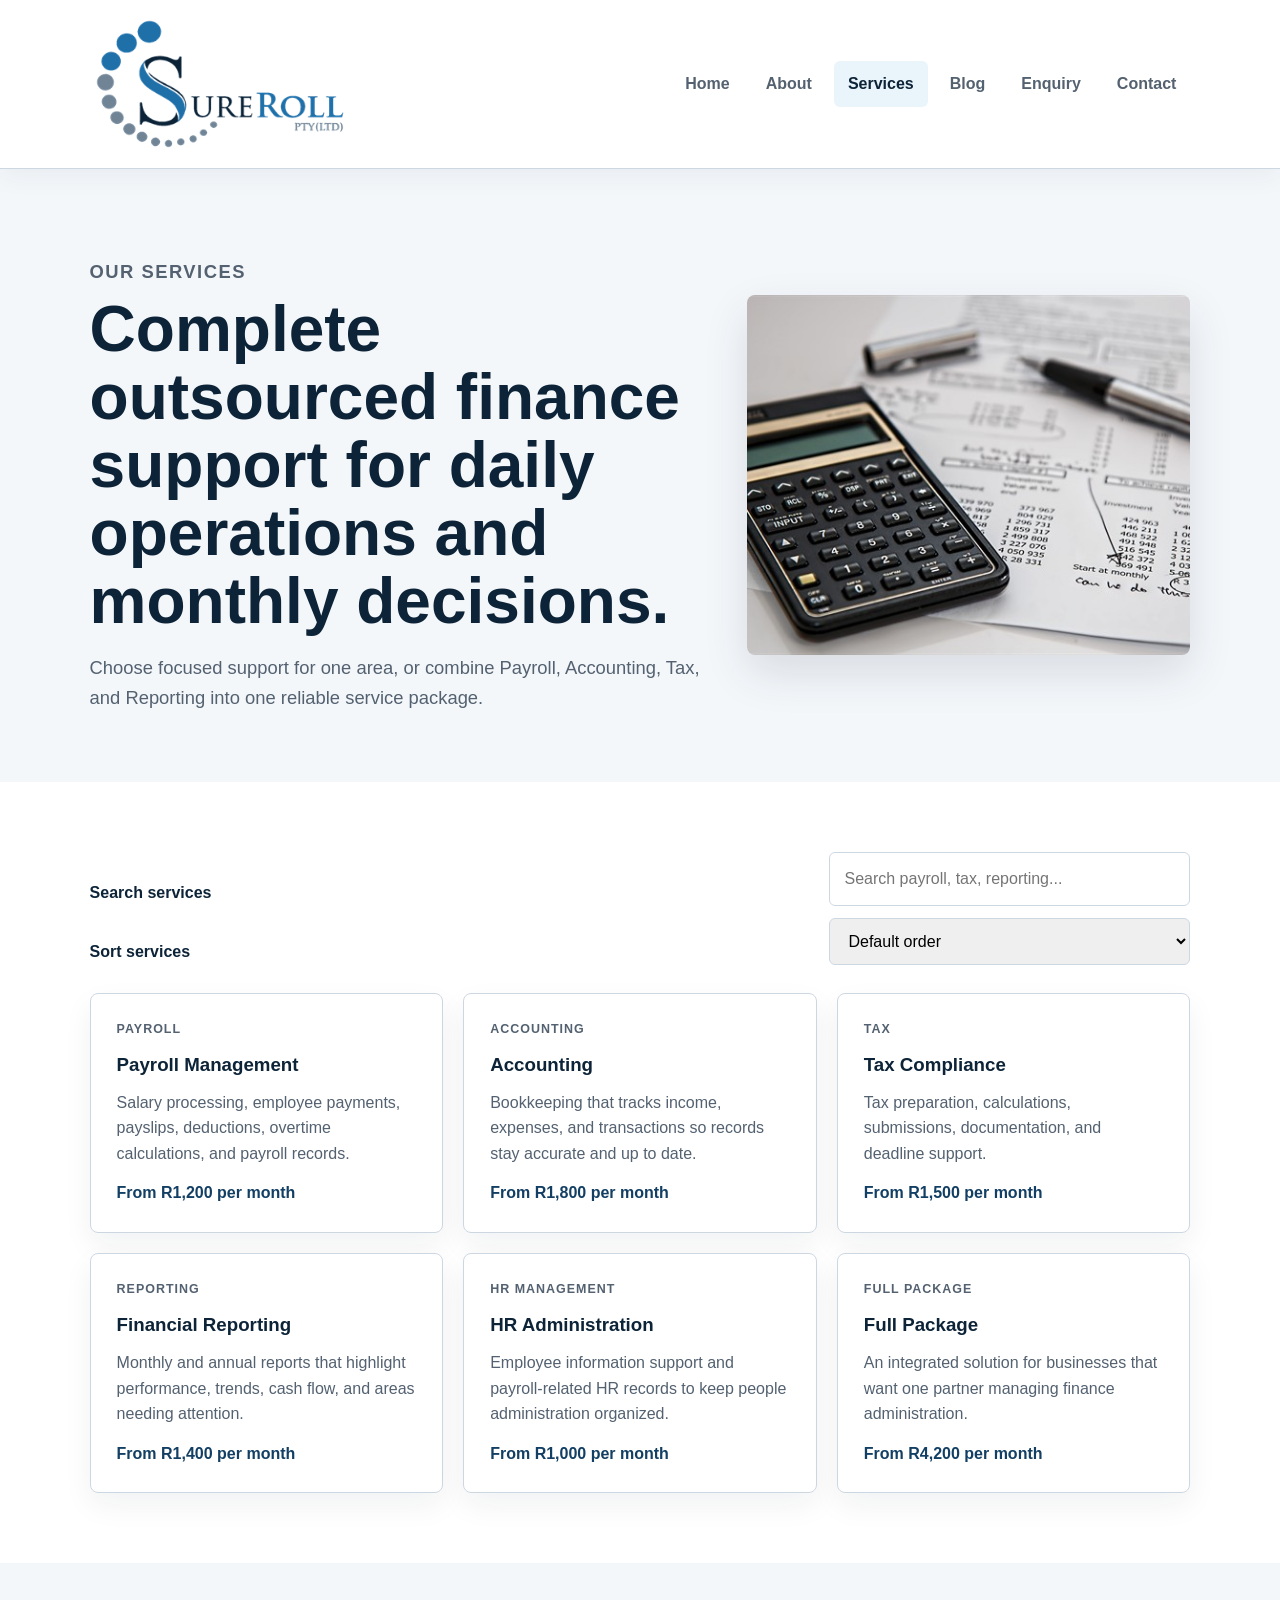
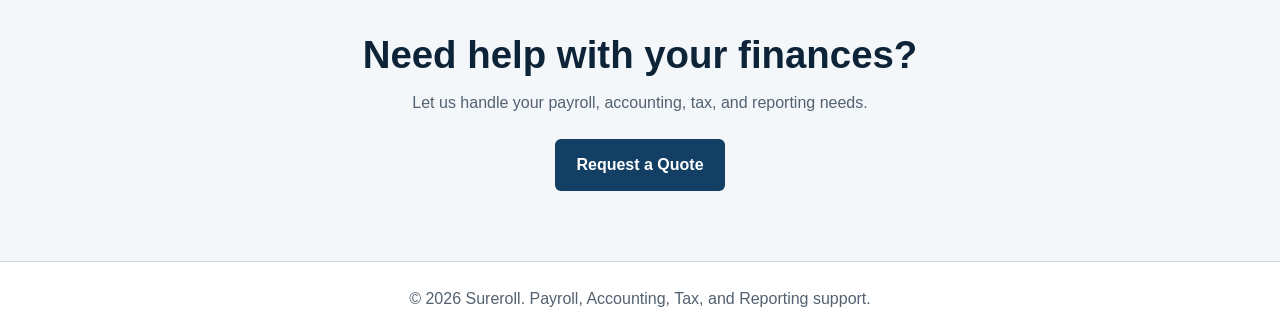
<file: services.html>
﻿<!DOCTYPE html>
<html lang="en">
<head>
    <meta charset="UTF-8">
    <meta name="viewport" content="width=device-width, initial-scale=1.0">
    <meta name="description" content="Explore Sureroll services including payroll management, accounting, tax compliance, HR administration, and financial reporting.">
    <meta name="keywords" content="payroll management, bookkeeping, tax compliance, HR administration, financial reporting, Sureroll services">
    <title>Sureroll Services | Payroll, Accounting, Tax and Reporting</title>
    <link rel="canonical" href="https://phumzile77.github.io/sureroll/services.html">
    <link rel="stylesheet" href="css/style.css">
</head>
<body class="page-services">
    <header class="site-header">
        <a class="brand" href="index.html" aria-label="Sureroll home">
            <img src="img/Logo2-blue.png" srcset="img/Logo2-blue-320.png 320w, img/Logo2-blue.png 995w" sizes="(max-width: 620px) 210px, 260px" alt="Sureroll logo">
        </a>
        <nav class="main-nav" aria-label="Main navigation">
            <a href="index.html">Home</a>
            <a href="about.html">About</a>
            <a href="services.html" class="active">Services</a>
            <a href="blog.html">Blog</a>
            <a href="enquiry.html">Enquiry</a>
            <a href="contact.html">Contact</a>
        </nav>
    </header>

    <main>
        <section class="page-hero image-page-hero">
            <div>
                <p class="eyebrow">Our services</p>
                <h1>Complete outsourced finance support for daily operations and monthly decisions.</h1>
                <p>Choose focused support for one area, or combine Payroll, Accounting, Tax, and Reporting into one reliable service package.</p>
            </div>
            <img src="img/Accounting2.jpg" srcset="img/Accounting2-640.jpg 640w, img/Accounting2-1000.jpg 1000w, img/Accounting2.jpg 1200w" sizes="(max-width: 980px) 86vw, 34vw" alt="Accounting documents and calculator on a desk">
        </section>

        <section class="section">
            <div class="service-tools" aria-label="Service search and sort tools">
                <label for="service-search">Search services</label>
                <input id="service-search" type="search" placeholder="Search payroll, tax, reporting...">

                <label for="service-sort">Sort services</label>
                <select id="service-sort">
                    <option value="default">Default order</option>
                    <option value="name">Name A-Z</option>
                    <option value="price">Estimated cost</option>
                </select>
            </div>
            <div class="card-grid three-columns" id="services-list" aria-live="polite"></div>
        </section>

        <section class="cta-section compact">
            <h2>Need help with your finances?</h2>
            <p>Let us handle your payroll, accounting, tax, and reporting needs.</p>
            <a class="btn btn-primary" href="enquiry.html">Request a Quote</a>
        </section>
    </main>

    <footer class="site-footer">
        <p>&copy; 2026 Sureroll. Payroll, Accounting, Tax, and Reporting support.</p>
    </footer>
    <script src="js/script.js"></script>
</body>
</html>
</file>
<file: css/style.css>
﻿:root {
    --blue-950: #0d2438;
    --blue-800: #123f63;
    --blue-600: #1f6fa8;
    --blue-100: #eaf4fb;
    --grey-900: #1f2933;
    --grey-700: #536170;
    --grey-300: #cdd7e1;
    --grey-100: #f4f7fa;
    --white: #ffffff;
    --shadow: 0 18px 45px rgba(13, 36, 56, 0.12);
}

* {
    box-sizing: border-box;
    margin: 0;
    padding: 0;
}

body {
    font-family: Arial, Helvetica, sans-serif;
    color: var(--grey-900);
    background: var(--white);
    line-height: 1.6;
}

img {
    max-width: 100%;
    display: block;
}

.site-header {
    position: sticky;
    top: 0;
    z-index: 20;
    display: flex;
    align-items: center;
    justify-content: space-between;
    gap: 28px;
    padding: 14px 7%;
    background: rgba(255, 255, 255, 0.96);
    border-bottom: 1px solid var(--grey-300);
    box-shadow: 0 8px 24px rgba(13, 36, 56, 0.05);
    overflow: hidden;
}

.brand,
.main-nav {
    position: relative;
    z-index: 1;
}

.brand img {
    width: 260px;
    height: auto;
}

.main-nav {
    display: flex;
    align-items: center;
    justify-content: flex-end;
    gap: 8px;
    flex-wrap: wrap;
}

.main-nav a {
    color: var(--grey-700);
    font-weight: 700;
    text-decoration: none;
    padding: 10px 14px;
    border-radius: 6px;
    transition: background 0.2s ease, color 0.2s ease;
}

.main-nav a:hover,
.main-nav a.active {
    color: var(--blue-950);
    background: var(--blue-100);
}

.hero,
.page-hero,
.section,
.split-section,
.cta-section,
.contact-section,
.location-section {
    padding-left: 7%;
    padding-right: 7%;
}

.hero {
    display: grid;
    grid-template-columns: minmax(0, 1fr) minmax(320px, 0.85fr);
    gap: 56px;
    align-items: center;
    padding-top: 76px;
    padding-bottom: 76px;
    background: linear-gradient(135deg, var(--grey-100), var(--blue-100));
}

.page-home .hero-content {
    animation: heroTextIn 0.8s ease both;
}

.page-home .hero-image {
    animation: heroImageIn 0.9s ease 0.15s both;
}

.page-home .hero-image img {
    animation: imageFloat 4.5s ease-in-out 1.1s infinite;
}

.hero-content h1,
.page-hero h1 {
    max-width: 850px;
    color: var(--blue-950);
    font-size: clamp(2.2rem, 5vw, 4.5rem);
    line-height: 1.06;
    letter-spacing: 0;
}

.lead,
.page-hero p,
.section-heading p,
.split-section p,
.cta-section p,
.service-card p,
.blog-post p,
.form-card label,
.location-section p,
.info-panel p {
    color: var(--grey-700);
}

.lead,
.page-hero p {
    max-width: 680px;
    margin-top: 18px;
    font-size: 1.15rem;
}

.eyebrow {
    margin-bottom: 10px;
    color: var(--blue-600);
    font-size: 0.78rem;
    font-weight: 800;
    letter-spacing: 0.08em;
    text-transform: uppercase;
}

.hero-image img,
.image-page-hero img {
    width: 100%;
    min-height: 360px;
    object-fit: cover;
    border-radius: 8px;
    box-shadow: var(--shadow);
}
.image-page-hero img.full-image {
    min-height: 0;
    max-height: 420px;
    object-fit: contain;
    background: var(--white);
}

.button-row {
    display: flex;
    gap: 14px;
    flex-wrap: wrap;
    margin-top: 28px;
}

.btn {
    display: inline-flex;
    align-items: center;
    justify-content: center;
    min-height: 46px;
    padding: 12px 20px;
    border: 1px solid transparent;
    border-radius: 6px;
    font: inherit;
    font-weight: 800;
    text-decoration: none;
    cursor: pointer;
}

.btn-primary {
    color: var(--white);
    background: var(--blue-800);
}

.btn-primary:hover {
    background: var(--blue-950);
}

.btn-secondary {
    color: var(--blue-950);
    background: var(--white);
    border-color: var(--blue-800);
}

.btn-secondary:hover {
    background: var(--blue-100);
}

.section {
    padding-top: 70px;
    padding-bottom: 70px;
}

.section-light {
    background: var(--grey-100);
}

.section-heading {
    max-width: 760px;
    margin: 0 auto 34px;
    text-align: center;
}

.section-heading h2,
.split-section h2,
.cta-section h2,
.location-section h2,
.form-card h2 {
    color: var(--blue-950);
    font-size: clamp(1.8rem, 3vw, 2.7rem);
    line-height: 1.15;
}

.card-grid {
    display: grid;
    gap: 20px;
}

.four-columns {
    grid-template-columns: repeat(4, minmax(0, 1fr));
}

.three-columns {
    grid-template-columns: repeat(3, minmax(0, 1fr));
}

.service-card,
.info-panel,
.blog-post,
.form-card {
    padding: 26px;
    border: 1px solid var(--grey-300);
    border-radius: 8px;
    background: var(--white);
    box-shadow: 0 12px 30px rgba(13, 36, 56, 0.06);
}

.service-card h3,
.info-panel h3,
.blog-post h2 {
    margin-bottom: 10px;
    color: var(--blue-950);
}

.detailed-card {
    min-height: 190px;
}

.split-section {
    display: grid;
    grid-template-columns: minmax(0, 0.95fr) minmax(320px, 1fr);
    gap: 42px;
    align-items: center;
    padding-top: 70px;
    padding-bottom: 70px;
    background: var(--blue-950);
}

.split-section h2,
.split-section .eyebrow,
.split-section p {
    color: var(--white);
}

.white-bg {
    background: var(--white);
}

.white-bg h2,
.white-bg .eyebrow {
    color: var(--blue-950);
}

.white-bg p {
    color: var(--grey-700);
}

.check-list {
    display: grid;
    gap: 14px;
    list-style: none;
}

.check-list li {
    position: relative;
    padding: 18px 20px 18px 50px;
    border-radius: 8px;
    color: var(--blue-950);
    background: var(--white);
    box-shadow: 0 10px 28px rgba(0, 0, 0, 0.12);
}

.check-list li::before {
    content: "✓";
    position: absolute;
    left: 20px;
    color: var(--blue-600);
    font-weight: 900;
}

.cta-section {
    padding-top: 70px;
    padding-bottom: 70px;
    text-align: center;
}

.cta-section.compact {
    background: var(--grey-100);
}

.cta-section p {
    max-width: 620px;
    margin: 12px auto 24px;
}

.page-hero {
    padding-top: 70px;
    padding-bottom: 70px;
    background: var(--grey-100);
}

.image-page-hero {
    display: grid;
    grid-template-columns: minmax(0, 1fr) minmax(300px, 0.72fr);
    gap: 42px;
    align-items: center;
}

.blog-list {
    display: grid;
    gap: 20px;
    max-width: 940px;
    margin: 0 auto;
}

.blog-post summary {
    width: fit-content;
    margin-top: 12px;
    color: var(--blue-800);
    font-weight: 800;
    cursor: pointer;
}

.blog-post details p {
    margin-top: 12px;
}

.gallery-grid {
    display: grid;
    grid-template-columns: repeat(3, minmax(0, 1fr));
    gap: 20px;
}

.gallery-grid figure {
    overflow: hidden;
    border: 1px solid var(--grey-300);
    border-radius: 8px;
    background: var(--white);
    box-shadow: 0 12px 30px rgba(13, 36, 56, 0.06);
}

.gallery-grid img {
    width: 100%;
    aspect-ratio: 4 / 3;
    object-fit: cover;
}

.gallery-grid figcaption {
    padding: 14px 16px;
    color: var(--blue-950);
    font-weight: 800;
}

.contact-section {
    display: grid;
    grid-template-columns: repeat(2, minmax(0, 1fr));
    gap: 28px;
    align-items: start;
    padding-top: 70px;
    padding-bottom: 70px;
}

.form-card label {
    display: block;
    margin: 16px 0 6px;
    font-weight: 800;
}

.form-card input,
.form-card select,
.form-card textarea {
    width: 100%;
    border: 1px solid var(--grey-300);
    border-radius: 6px;
    padding: 13px 14px;
    font: inherit;
    color: var(--grey-900);
    background: var(--white);
}

.form-card input:focus,
.form-card select:focus,
.form-card textarea:focus {
    outline: 3px solid rgba(31, 111, 168, 0.18);
    border-color: var(--blue-600);
}

.form-card > .btn {
    margin-top: 18px;
}

.location-section {
    display: grid;
    grid-template-columns: minmax(260px, 0.45fr) minmax(320px, 1fr);
    gap: 30px;
    align-items: stretch;
    padding-top: 60px;
    padding-bottom: 70px;
    background: var(--grey-100);
}

.location-section iframe {
    width: 100%;
    min-height: 350px;
    border: 0;
    border-radius: 8px;
    box-shadow: var(--shadow);
}

.site-footer {
    padding: 24px 7%;
    text-align: center;
    color: var(--grey-700);
    border-top: 1px solid var(--grey-300);
    background: var(--white);
}

@media (max-width: 980px) {
    .site-header,
    .hero,
    .image-page-hero,
    .split-section,
    .contact-section,
    .location-section {
        grid-template-columns: 1fr;
    }

    .site-header {
        display: grid;
        justify-items: start;
    }

    .main-nav {
        justify-content: flex-start;
    }

    .four-columns,
    .three-columns,
    .gallery-grid {
        grid-template-columns: repeat(2, minmax(0, 1fr));
    }
}

@media (max-width: 620px) {
    .hero,
    .page-hero,
    .section,
    .split-section,
    .cta-section,
    .contact-section,
    .location-section {
        padding-left: 22px;
        padding-right: 22px;
    }

    .site-header {
        padding-left: 22px;
        padding-right: 22px;
    }

    .brand img {
        width: 210px;
    }

    .main-nav a {
        padding: 8px 10px;
    }

    .four-columns,
    .three-columns,
    .gallery-grid {
        grid-template-columns: 1fr;
    }

    .hero-image img,
    .image-page-hero img {
        min-height: 260px;
    }
}




/* PART 3: JAVASCRIPT AND FORM ENHANCEMENTS */
.service-tools {
    display: grid;
    grid-template-columns: minmax(180px, 1fr) minmax(180px, 0.5fr);
    gap: 12px 18px;
    align-items: end;
    margin: 0 0 28px;
}

.page-services .service-tools {
    animation: fadeSlideUp 0.65s ease both;
}

.page-services #services-list .service-card {
    animation: fadeSlideUp 0.55s ease both;
}

.page-services #services-list .service-card:nth-child(2) {
    animation-delay: 0.08s;
}

.page-services #services-list .service-card:nth-child(3) {
    animation-delay: 0.16s;
}

.page-services #services-list .service-card:nth-child(4) {
    animation-delay: 0.24s;
}

.page-services #services-list .service-card:nth-child(5) {
    animation-delay: 0.32s;
}

.page-services #services-list .service-card:nth-child(6) {
    animation-delay: 0.4s;
}

.service-tools label {
    color: var(--blue-950);
    font-weight: 800;
}

.service-tools input,
.service-tools select {
    width: 100%;
    border: 1px solid var(--grey-300);
    border-radius: 6px;
    padding: 13px 14px;
    font: inherit;
}

.price-tag {
    display: block;
    margin-top: 14px;
    color: var(--blue-800);
}

.empty-state {
    grid-column: 1 / -1;
    padding: 24px;
    border: 1px solid var(--grey-300);
    border-radius: 8px;
    background: var(--grey-100);
    color: var(--grey-700);
}

.single-form-section {
    grid-template-columns: minmax(280px, 760px);
    justify-content: center;
}

.form-intro {
    margin-top: 8px;
    color: var(--grey-700);
}

.error-message {
    display: block;
    min-height: 20px;
    margin-top: 5px;
    color: #b42318;
    font-size: 0.88rem;
}

.input-error {
    border-color: #b42318 !important;
    background: #fff7f6;
}

.form-response,
.quote-result {
    margin-top: 16px;
    padding: 14px;
    border-radius: 6px;
    background: var(--blue-100);
    color: var(--blue-950);
}

.form-response:empty,
.quote-result:empty {
    display: none;
}

.clickable-image {
    cursor: zoom-in;
}

.lightbox {
    position: fixed;
    inset: 0;
    z-index: 100;
    display: none;
    align-items: center;
    justify-content: center;
    padding: 28px;
    background: rgba(13, 36, 56, 0.82);
}

.lightbox.open {
    display: flex;
}

.lightbox img {
    max-width: min(980px, 92vw);
    max-height: 82vh;
    border-radius: 8px;
    background: var(--white);
    box-shadow: var(--shadow);
}

.lightbox button {
    position: absolute;
    top: 22px;
    right: 28px;
    width: 44px;
    height: 44px;
    border: 0;
    border-radius: 50%;
    color: var(--blue-950);
    background: var(--white);
    font-size: 2rem;
    line-height: 1;
    cursor: pointer;
}

.reveal {
    opacity: 0;
    transform: translateY(16px);
    transition: opacity 0.45s ease, transform 0.45s ease;
}

.reveal.visible {
    opacity: 1;
    transform: translateY(0);
}

@keyframes heroTextIn {
    from {
        opacity: 0;
        transform: translateY(26px);
    }
    to {
        opacity: 1;
        transform: translateY(0);
    }
}

@keyframes heroImageIn {
    from {
        opacity: 0;
        transform: translateX(28px) scale(0.97);
    }
    to {
        opacity: 1;
        transform: translateX(0) scale(1);
    }
}

@keyframes imageFloat {
    0%,
    100% {
        transform: translateY(0);
    }
    50% {
        transform: translateY(-8px);
    }
}

@keyframes fadeSlideUp {
    from {
        opacity: 0;
        transform: translateY(18px);
    }
    to {
        opacity: 1;
        transform: translateY(0);
    }
}

@media (prefers-reduced-motion: reduce) {
    .page-home .hero-content,
    .page-home .hero-image,
    .page-home .hero-image img,
    .page-services .service-tools,
    .page-services #services-list .service-card {
        animation: none;
    }
}

@media (max-width: 620px) {
    .service-tools {
        grid-template-columns: 1fr;
    }
}
</file>
